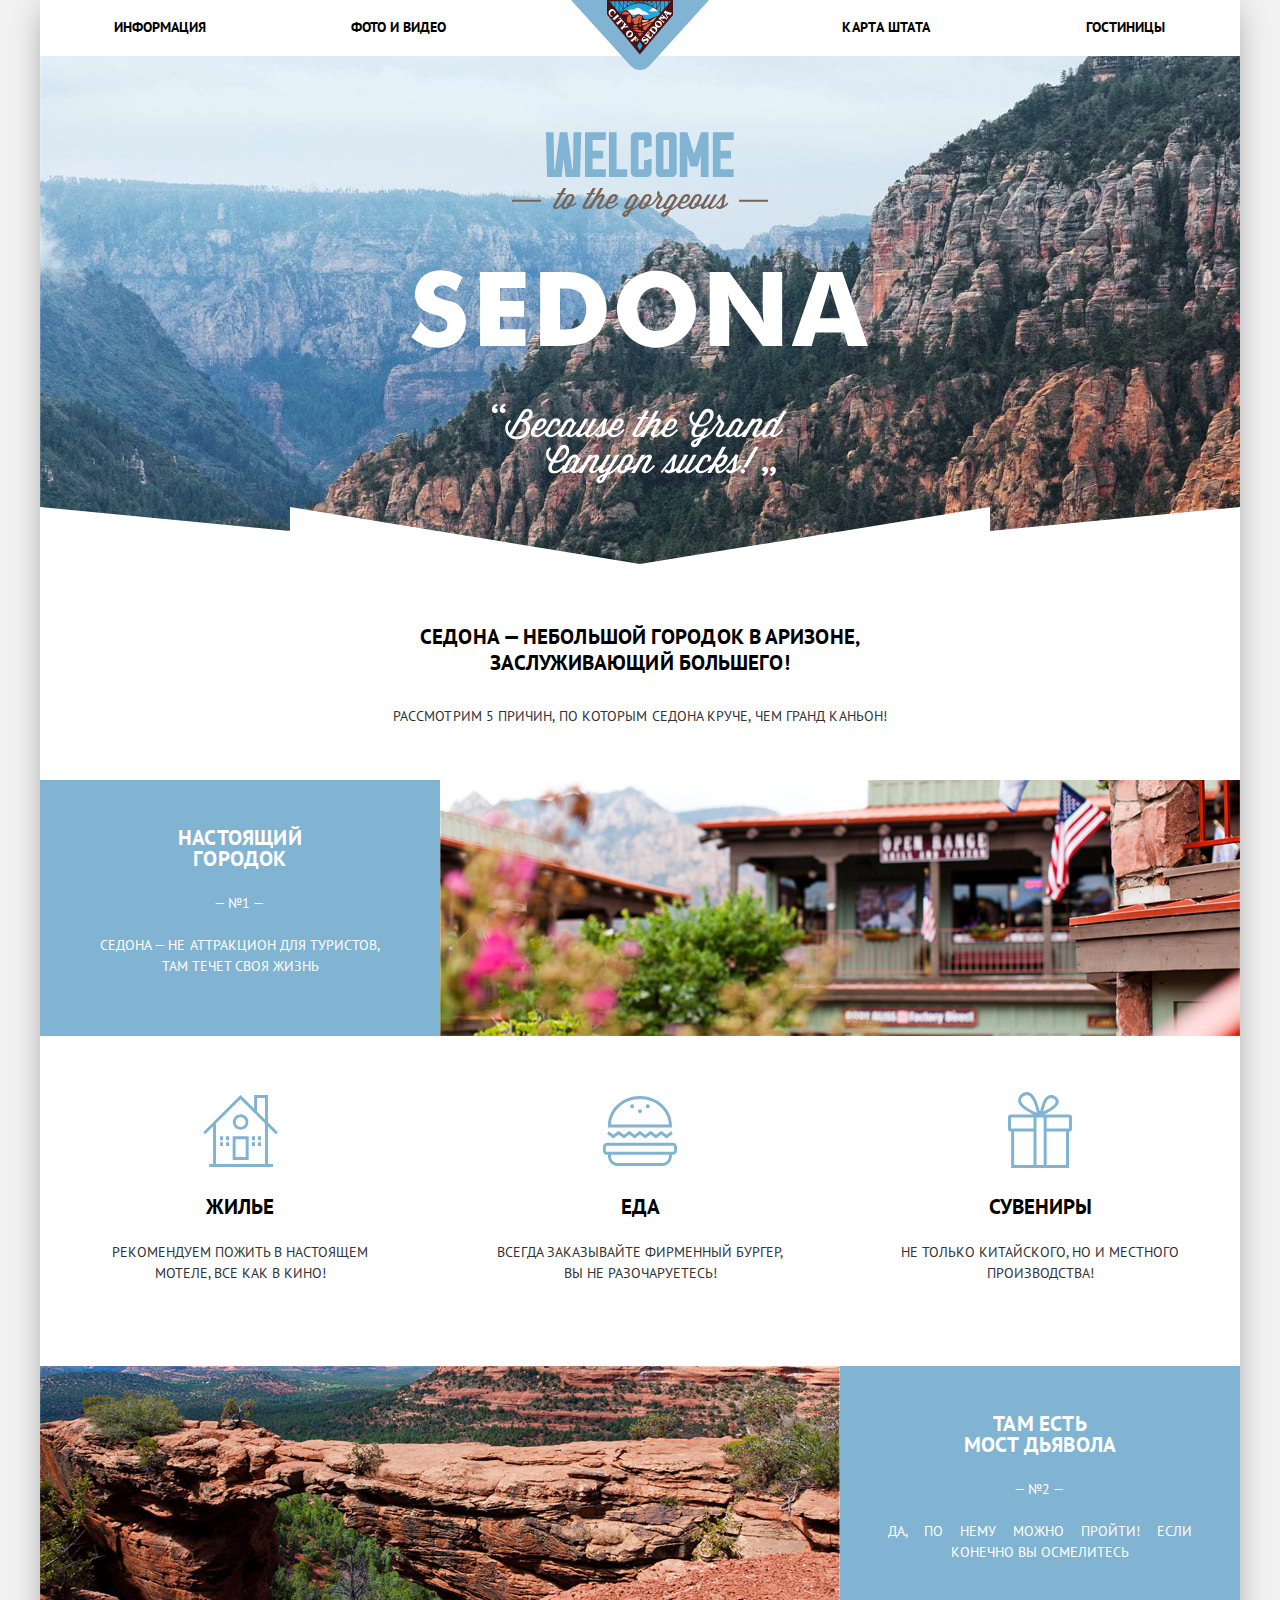
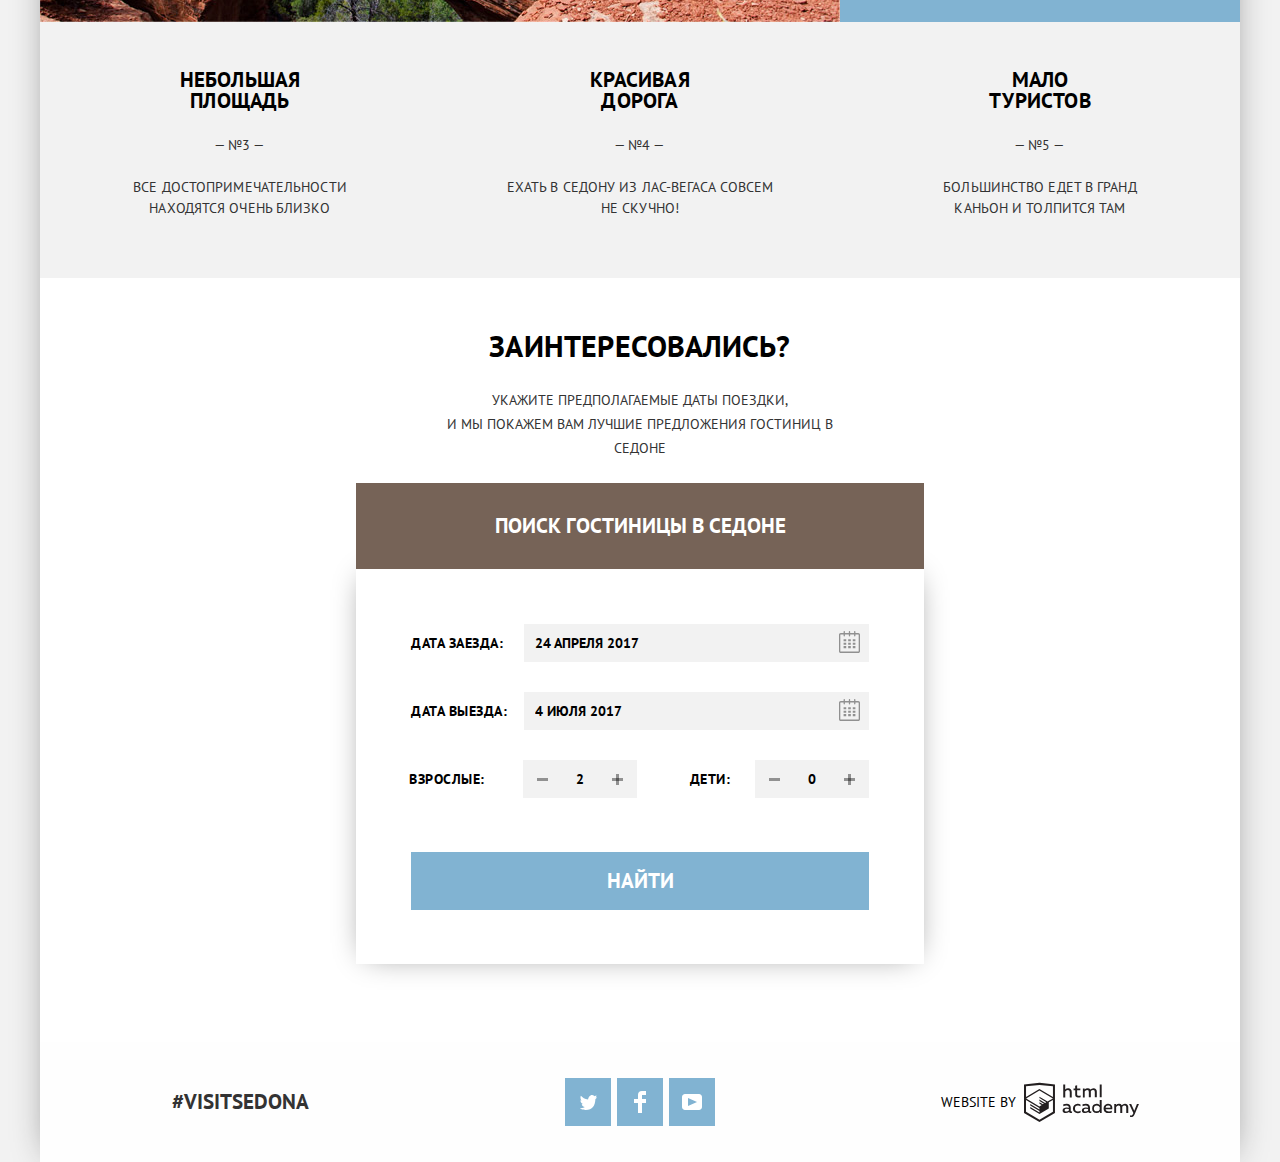
<file: index.html>
<!DOCTYPE html>
<html lang="ru">
  <head>
    <meta charset="utf-8">
    <title>HTML Academy: Седона</title>
    <link href="https://fonts.googleapis.com/css?family=PT+Sans:400,700&amp;subset=latin,cyrillic" rel="stylesheet" type="text/css">
    <link href="css/normalize.min.css" rel="stylesheet">
    <link href="css/stylesheet.min.css" rel="stylesheet">
  </head>
  <body>
    <header class="main-header">
      <nav class="main-navigation">
        <a class="main-header-logo">
          <img src="img/logo.svg" width="138" height="70" alt="Седона">
        </a>
        <ul class="site-navigation">
          <li class="site-navigation-left" ><a  href="index.html">информация</a></li>
          <li class="site-navigation-left"><a  href="media.html">фото и видео</a></li>
          <li class="site-navigation-right"><a  href="state-map.html">карта штата</a></li>
          <li class="site-navigation-right"><a  href="hotels.html">гостиницы</a></li>
        </ul>
      </nav>
    </header>
    <main class="container">
      <div class="container-header">
        <h1>Седона &mdash; небольшой городок в аризоне, заслуживающий большего!</h1>
        <p>Рассмотрим 5 причин, по которым седона круче, чем гранд каньон!</p>
      </div>
      <ol class="reason-list">
        <li class="reason-item reason-city">
          <div class="reason-wrapper">
            <div class="reason-header">
              <h2>Настоящий городок</h2>
              <p>Седона &mdash; не аттракцион для туристов, там течет своя жизнь</p>
            </div>
            <div class="reason-foto">
              <img class="reason-foto-img" src="img/city.jpg" width="800" height="256" alt="Седона">
            </div>
          </div>
          <ul class="reason-details">
            <li class="reason-detail reason-detail-hotels">
              <h3>Жилье</h3>
              <p>Рекомендуем пожить в настоящем мотеле, все как в кино!</p>
            </li>
            <li class="reason-detail reason-detail-food">
              <h3>Еда</h3>
              <p>Всегда заказывайте фирменный бургер, вы не разочаруетесь!</p>
            </li>
            <li class="reason-detail reason-detail-things">
              <h3>Сувениры</h3>
              <p>Не только китайского, но и местного производства!</p>
            </li>
          </ul>
        </li>
        <li class="reason-item reason-sight">
          <div class="reason-wrapper">
            <div class="reason-header">
              <h2>Там есть<br>мост дьявола</h2>
              <p>Да, по нему можно пройти! Если конечно вы осмелитесь</p>
            </div>
            <div class="reason-foto">
              <img class="reason-foto-img" src="img/diablo.jpg" width="800" height="256" alt="Мост Дьявола">
            </div>
          </div>
        </li>
        <li class="reason-item">
          <ul class="reason-minors">
            <li class="reason-minor">
              <h2>Небольшая площадь</h2>
              <p>Все достопримечательности находятся очень близко</p>
            </li>
            <li class="reason-minor">
              <h2>Красивая дорога</h2>
              <p>Ехать в Седону из Лас-Вегаса совсем не скучно!</p>
            </li>
            <li class="reason-minor">
              <h2>Мало туристов</h2>
              <p>Большинство едет в Гранд Каньон и толпится там</p>
            </li>
          </ul>
        </li>
      </ol>
      <section class="interest">
        <div class="interest-wrapper">
          <div class="interest-header">
            <h2>Заинтересовались?</h2>
            <p>Укажите предполагаемые даты поездки,<br> и мы покажем вам лучшие предложения гостиниц в Седоне</p>
          </div>
          <div class="search-form">
            <div class="search-form-wrapper">
              <a href="#search-form" class="search-form-button">Поиск гостиницы в Седоне</a>
            </div>
            <div class="search-modal search-modal-show">
              <form class="search" id="search-form" method="POST" action="https://echo.htmlacademy.ru">
                <div class="search-input-line">
                  <div class="search-input-line-date">
                    <label for="search-date-from">Дата заезда:</label>
                    <input type="text" class="search-date search-date-from" id="search-date-from" name="search-date-from" placeholder="24 апреля 2017">
                  </div>
                  <a class="search-input-line-calendar">
                    <span class="visually-hidden">выбрать дату заезда</span>
                    <svg xmlns="http://www.w3.org/2000/svg" width="21" height="22" viewBox="0 0 21 22">
                      <path d="M19.251 2.025h-2.845V.648c0-.381-.294-.689-.656-.689-.363 0-.656.308-.656.689v1.377h-3.938V.648c0-.381-.294-.689-.655-.689-.363 0-.657.308-.657.689v1.377H5.906V.648c0-.381-.294-.689-.656-.689-.363 0-.657.308-.657.689v1.377H1.75C.784 2.025 0 2.847 0 3.862v16.302C0 21.179.784 22 1.75 22h17.501c.966 0 1.749-.821 1.749-1.836V3.862c0-1.015-.783-1.837-1.749-1.837zm.437 18.139a.448.448 0 0 1-.437.459H1.75a.45.45 0 0 1-.438-.459V3.862a.45.45 0 0 1 .438-.459h2.844v1.378c0 .381.294.689.657.689.362 0 .656-.308.656-.689V3.403h3.938v1.378c0 .381.294.689.657.689.361 0 .655-.308.655-.689V3.403h3.938v1.378c0 .381.293.689.656.689.362 0 .656-.308.656-.689V3.403h2.845c.241 0 .437.206.437.459v16.302z"/>
                      <path d="M4.594 8.225h2.625v2.066H4.594zM4.594 11.668h2.625v2.067H4.594zM4.594 15.112h2.625v2.066H4.594zM9.188 15.112h2.625v2.066H9.188zM9.188 11.668h2.625v2.067H9.188zM9.188 8.225h2.625v2.066H9.188zM13.781 15.112h2.625v2.066h-2.625zM13.781 11.668h2.625v2.067h-2.625zM13.781 8.225h2.625v2.066h-2.625z"/>
                    </svg>
                  </a>
                </div>
                <div class="search-input-line">
                  <div class="search-input-line-date">
                    <label for="search-date-to">Дата выезда:</label>
                    <input type="text" class="search-date" id="search-date-to" name="search-date-to" placeholder="4 июля 2017">
                  </div>
                  <a class="search-input-line-calendar">
                    <span class="visually-hidden">выбрать дату выезда</span>
                    <svg xmlns="http://www.w3.org/2000/svg" width="21" height="22" viewBox="0 0 21 22">
                      <path d="M19.251 2.025h-2.845V.648c0-.381-.294-.689-.656-.689-.363 0-.656.308-.656.689v1.377h-3.938V.648c0-.381-.294-.689-.655-.689-.363 0-.657.308-.657.689v1.377H5.906V.648c0-.381-.294-.689-.656-.689-.363 0-.657.308-.657.689v1.377H1.75C.784 2.025 0 2.847 0 3.862v16.302C0 21.179.784 22 1.75 22h17.501c.966 0 1.749-.821 1.749-1.836V3.862c0-1.015-.783-1.837-1.749-1.837zm.437 18.139a.448.448 0 0 1-.437.459H1.75a.45.45 0 0 1-.438-.459V3.862a.45.45 0 0 1 .438-.459h2.844v1.378c0 .381.294.689.657.689.362 0 .656-.308.656-.689V3.403h3.938v1.378c0 .381.294.689.657.689.361 0 .655-.308.655-.689V3.403h3.938v1.378c0 .381.293.689.656.689.362 0 .656-.308.656-.689V3.403h2.845c.241 0 .437.206.437.459v16.302z"/>
                      <path d="M4.594 8.225h2.625v2.066H4.594zM4.594 11.668h2.625v2.067H4.594zM4.594 15.112h2.625v2.066H4.594zM9.188 15.112h2.625v2.066H9.188zM9.188 11.668h2.625v2.067H9.188zM9.188 8.225h2.625v2.066H9.188zM13.781 15.112h2.625v2.066h-2.625zM13.781 11.668h2.625v2.067h-2.625zM13.781 8.225h2.625v2.066h-2.625z"/>
                    </svg>
                  </a>
                </div>
                <div class="search-input-line">
                  <div class="search-input-line-persons">
                    <label for="search-adults">Взрослые:</label>
                    <button type="button" class="search-input-line-persons-button minus">
                      <span class="visually-hidden">убавить</span>
                    </button>
                    <input type="text" class="search-persons" id="search-adults" name="search-adults" value="2">
                    <button type="button" class="search-input-line-persons-button plus">
                      <span class="visually-hidden">прибавить</span>
                    </button>
                  </div>
                  <div class="search-input-line-persons">
                    <label for="search-kids">Дети:</label>
                    <button type="button" class="search-input-line-persons-button minus">
                      <span class="visually-hidden">убавить</span>
                    </button>
                    <input type="text" class="search-persons" id="search-kids" name="search-kids" value="0">
                    <button type="button" class="search-input-line-persons-button plus">
                      <span class="visually-hidden">прибавить</span>
                    </button>
                  </div>
                </div>
                <button class="search-button button" type="submit">Найти</button>
              </form>
            </div>
            <div class="town-map">
              <img src="img/map.jpg" width="1200" height="592"  alt="карта окрестностей">
              <iframe width="1200" height="592" src="https://www.google.com/maps/embed?pb=!1m14!1m8!1m3!1d1183705.35698225!2d-112.1075079344436!3d34.96776008368084!3m2!1i1024!2i768!4f13.1!3m3!1m2!1s0x872da132f942b00d%3A0x5548c523fa6c8efd!2z0KHQtdC00L7QvdCwLCDQkNGA0LjQt9C-0L3QsCA4NjMzNiwg0KHQqNCQ!5e0!3m2!1sru!2sru!4v1530729968432" style="border:0" allowfullscreen></iframe>
            </div>
          </div>
        </div>
      </section>
    </main>
    <footer class="main-footer">
      <span class="footer-slogan">#VISITSEDONA</span>
      <ul class="footer-socials">
        <li><a class="social-button button-twitter" href="#"><span class="visually-hidden">Twitter</span>
          <svg xmlns="http://www.w3.org/2000/svg" xmlns:xlink="http://www.w3.org/1999/xlink" width="17" height="15" viewBox="0 0 17 15"><path fill="#FFF" d="M10.95.144c1.685-.496 2.984.27 3.577 1.179.673-.231 1.331-.481 2.011-.708a2.345 2.345 0 0 1-.857 1.768c.685.17 1.304-.491 1.304-.491-.169 1-1.006 1.788-1.563 2.024-.231 6.75-3.175 11.217-10.077 11.082h-.446c-.41 0-4.164-.46-4.898-1.887 2.271.196 3.893-.422 4.693-1.177-.96-.3-2.679-.477-2.979-2.95.349.106.564.228 1.19.119C1.705 8.247.374 7.53.448 5.33c.285.328 1.067.536 1.34.472C1.085 5.561-.182 2.442.894.85c1.818 1.854 3.735 3.606 7.152 3.773C8.254 2.33 9.183.793 10.95.144z"/></svg>
        </a></li>
        <li><a class="social-button button-facebook" href="#"><span class="visually-hidden">Facebook</span>
          <svg xmlns="http://www.w3.org/2000/svg" width="12" height="22" viewBox="0 0 12 22"><path fill="#FFF" d="M12 4V0H8a4 4 0 0 0-4 4v4H0v4h4v10h4V12h4V8H8V4h4z"/></svg>
        </a></li>
        <li><a class="social-button button-youtube" href="#"><span class="visually-hidden">Youtube</span>
          <svg xmlns="http://www.w3.org/2000/svg" xmlns:xlink="http://www.w3.org/1999/xlink" width="20" height="16" viewBox="0 0 20 16"><path fill="#FFF" d="M17 0H3C1.35 0 0 1.35 0 3v10c0 1.65 1.35 3 3 3h14c1.65 0 3-1.35 3-3V3c0-1.65-1.35-3-3-3zM6.027 11.998V4.002L15.014 8l-8.987 3.998z"/></svg>
        </a></li>
      </ul>
      <div class="footer-copyright">
        <span>website by</span>
        <a href="https://htmlacademy.ru/intensive/htmlcss">
          <svg id="Layer_1" width="115px" height="41px" data-name="Layer 1" xmlns="http://www.w3.org/2000/svg" viewBox="0 0 108.08 36.85"><title>logo-htmlacademy-small1</title><path d="M44.61,26.88a2,2,0,0,0,.55-0.1v1.33a3.25,3.25,0,0,1-1.18.21,1.67,1.67,0,0,1-1.67-1,4.84,4.84,0,0,1-3.14,1.08c-1.51,0-2.91-.83-2.91-2.55,0-2.13,2-2.79,3.71-2.79a11.08,11.08,0,0,1,2.17.25v-0.3c0-1-.76-1.77-2.19-1.77a7.42,7.42,0,0,0-3,.64v-1.7a10.21,10.21,0,0,1,3.19-.55c2.36,0,3.81,1.12,3.81,3.65v3a0.54,0.54,0,0,0,.49.59h0.17Zm-6.44-1.13A1.35,1.35,0,0,0,39.63,27h0.11a3.39,3.39,0,0,0,2.41-1V24.58a9.72,9.72,0,0,0-1.81-.21c-1,0-2.16.33-2.16,1.38h0Zm12.36-6.11a5,5,0,0,1,2.57.64V22a4.08,4.08,0,0,0-2.3-.7,2.75,2.75,0,1,0,0,5.49,5,5,0,0,0,2.43-.64v1.71a6.27,6.27,0,0,1-2.76.57A4.21,4.21,0,0,1,46,24.51q0-.21,0-0.41a4.32,4.32,0,0,1,4.18-4.46h0.38Zm12.17,7.24a2,2,0,0,0,.55-0.1v1.33a3.25,3.25,0,0,1-1.18.21,1.67,1.67,0,0,1-1.67-1,4.84,4.84,0,0,1-3.14,1.08c-1.51,0-2.91-.83-2.91-2.55,0-2.13,2-2.79,3.71-2.79a11.08,11.08,0,0,1,2.17.25v-0.3c0-1-.76-1.77-2.19-1.77a7.42,7.42,0,0,0-3,.64v-1.7a10.21,10.21,0,0,1,3.19-.55c2.36,0,3.81,1.12,3.81,3.65v3a0.54,0.54,0,0,0,.49.59h0.17Zm-6.44-1.13A1.35,1.35,0,0,0,57.73,27h0.11a3.39,3.39,0,0,0,2.41-1V24.58a9.72,9.72,0,0,0-1.81-.21c-1.06,0-2.16.33-2.16,1.38h0ZM73,16V28.2H71.35V26.88a3.88,3.88,0,0,1-3.19,1.54,4.4,4.4,0,0,1,0-8.78,3.81,3.81,0,0,1,3,1.3V16H73Zm-4.53,5.22a2.76,2.76,0,1,0,0,5.52A2.86,2.86,0,0,0,71.15,25V23A2.91,2.91,0,0,0,68.49,21.27ZM79,19.64c3.31,0,4.46,2.68,3.92,5.09H76.7c0.21,1.5,1.67,2.11,3.19,2.11a6.11,6.11,0,0,0,2.64-.59v1.6a7.14,7.14,0,0,1-3,.57C77,28.42,74.78,27,74.78,24a4.18,4.18,0,0,1,4-4.39H79Zm0.09,1.54a2.28,2.28,0,0,0-2.44,2.1v0.06H81.3A2,2,0,0,0,79.13,21.18Zm5.73,7V19.87h1.65v1a3.81,3.81,0,0,1,2.78-1.27A2.86,2.86,0,0,1,91.89,21a4.12,4.12,0,0,1,2.91-1.33A3.06,3.06,0,0,1,98,23V28.2h-1.9V23.05a1.59,1.59,0,0,0-1.42-1.75H94.42a2.8,2.8,0,0,0-2.07,1.12V28.2h-1.9V23.05A1.59,1.59,0,0,0,89,21.31H88.8a3,3,0,0,0-2.21,1.29v5.63H84.86Zm21.31-8.33h1.9l-3.91,9.46c-0.9,2.17-2.09,2.86-3.35,2.86a4.76,4.76,0,0,1-1.1-.14V30.46a2.86,2.86,0,0,0,.85.12c0.9,0,1.58-.64,2.07-1.9l0.17-.42-4-8.4h2l2.86,6.29ZM38.73,1.46V6.22a3.81,3.81,0,0,1,2.7-1.14,3.25,3.25,0,0,1,3.44,3.4v5.15H43V8.72a1.81,1.81,0,0,0-1.61-2h-0.3a2.93,2.93,0,0,0-2.32,1.39v5.52h-1.9V1.46h1.9ZM49.94,2.31v3h3V6.91h-3v3.81c0,1.1.5,1.46,1.58,1.46a4.49,4.49,0,0,0,1.69-.33v1.6A6.8,6.8,0,0,1,51,13.8a2.55,2.55,0,0,1-2.86-2.74V6.89H46.58V5.26h1.5V2.74Zm5.4,11.31V5.28H57v1A3.81,3.81,0,0,1,59.77,5a2.86,2.86,0,0,1,2.6,1.33A4.12,4.12,0,0,1,65.28,5,3.06,3.06,0,0,1,68.44,8.4v5.21h-1.9V8.46a1.59,1.59,0,0,0-1.42-1.75H64.89a2.8,2.8,0,0,0-2.07,1.12v5.78h-1.9V8.46A1.59,1.59,0,0,0,59.5,6.71H59.27A3,3,0,0,0,57.06,8v5.63H55.34ZM71.17,1.45H73V13.6H71.17V1.45ZM14.71,0H14.55L0,1.54V28.21l14.55,8.66,14.55-8.66V1.54Zm12.5,27.1L14.55,34.64,1.9,27.12V16.18l12.59,7.5V25L5.86,19.9v1.31l8.68,5.21v1.39L5.87,22.65V24l8.68,5.21,8.75-5.24V18.31L27.2,16V27.12Zm0-12.53-3.48,2-1.6,1L14.51,13v1.31L21,18.23H21l-0.14.09-1,.54-5.37-3.2V17l4.24,2.52-1,.67-3.2-1.9v1.31l2.1,1.24L14.5,22.1,2,14.65,14.51,7.11Zm0-1.32L14.49,5.76,1.91,13.25v-10L14.56,1.92,27.21,3.25v10h0Z" transform="translate(0 -0.02)" fill="#231f20"/></svg>
        </a>
      </div>
    </footer>
    <script src="js/popup.min.js"></script>
  </body>
</html>
</file>
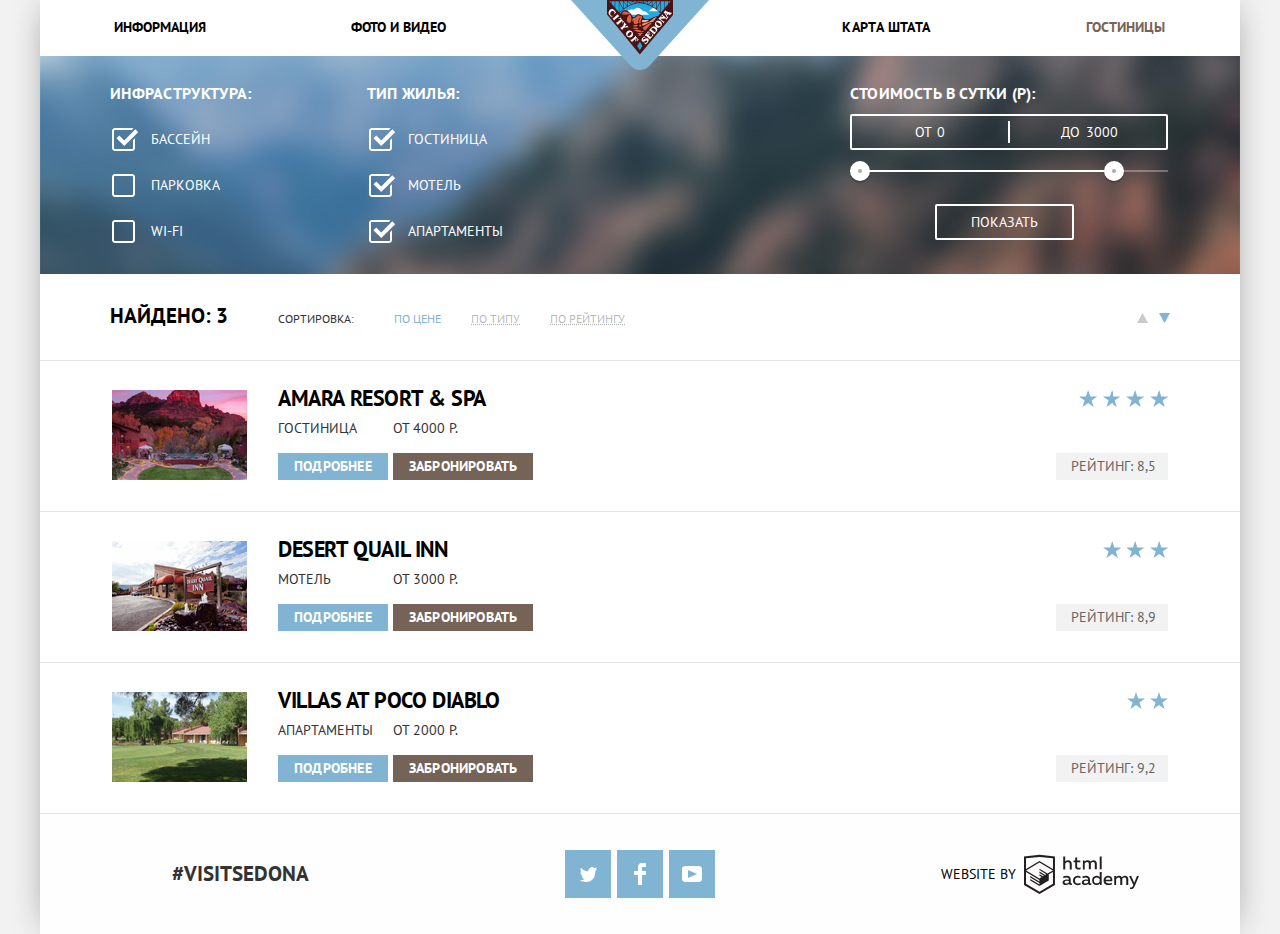
<file: hotels.html>
<!DOCTYPE html>
<html lang="ru">
  <head>
    <meta charset="utf-8">
    <title>HTML Academy: Седона</title>
    <link href="https://fonts.googleapis.com/css?family=PT+Sans:400,700&amp;subset=latin,cyrillic" rel="stylesheet" type="text/css">
    <link href="css/normalize.min.css" rel="stylesheet">
    <link href="css/stylesheet.min.css" rel="stylesheet">
  </head>
  <body class="hotels-body">
    <header class="main-header">
      <nav class="main-navigation">
        <a class="main-header-logo" href="index.html">
          <img src="img/logo.svg" width="138" height="70" alt="Седона">
        </a>
        <ul class="site-navigation">
          <li class="site-navigation-left"><a  href="index.html">информация</a></li>
          <li class="site-navigation-left"><a  href="media.html">фото и видео</a></li>
          <li class="site-navigation-right"><a  href="state-map.html">карта штата</a></li>
          <li class="site-navigation-right site-navigation-active"><a  href="hotels.html">гостиницы</a></li>
        </ul>
      </nav>
    </header>
    <main class="hotels-container">
      <h1 class="visually-hidden">Отели Седоны</h1>
      <section class="filter">
        <h2 class="visually-hidden">Фильтр</h2>
        <form class="filter-form" method="GET" action="https://echo.htmlacademy.ru">
          <fieldset>
            <legend>Инфраструктура:</legend>
            <ul>
              <li class="filter-option">
                <input class="visually-hidden filter-option-checkbox" type="checkbox" id="filter-basin" name="filter-basin" checked>
                <label for="filter-basin">Бассейн</label>
              </li>
              <li class="filter-option">
                <input class="visually-hidden filter-option-checkbox" type="checkbox" id="filter-parking" name="filter-parking">
                <label for="filter-parking">Парковка</label>
              </li>
              <li class="filter-option">
                <input class="visually-hidden filter-option-checkbox" type="checkbox" id="filter-wifi" name="filter-wifi">
                <label for="filter-wifi">Wi-Fi</label>
              </li>
            </ul>
          </fieldset>
          <fieldset>
            <legend>Тип жилья:</legend>
            <ul class="filter-list">
              <li class="filter-option">
                <input class="visually-hidden filter-option-checkbox" type="checkbox" id="filter-hotel" name="filter-hotel" checked>
                <label for="filter-hotel">Гостиница</label>
              </li>
              <li class="filter-option">
                <input class="visually-hidden filter-option-checkbox" type="checkbox" id="filter-motel" name="filter-motel" checked>
                <label for="filter-motel">Мотель</label>
              </li>
              <li class="filter-option">
                <input class="visually-hidden filter-option-checkbox" type="checkbox" id="filter-appartment" name="filter-appartment" checked>
                <label for="filter-appartment">Апартаменты</label>
              </li>
            </ul>
          </fieldset>
          <div class="filter-range">
            <div class="filter-range-title">Стоимость в сутки (р):</div>
            <div class="price-controls">
              <label class="min-price">от <input type="text" name="min-price" placeholder="0"></label>
              <label class="max-price">до <input type="text" name="max-price" placeholder="3000"></label>
            </div>
            <div class="range-controls">
              <div class="scale">
                <div class="bar"></div>
              </div>
              <div class="range-toggle range-toggle-min"></div>
              <div class="range-toggle range-toggle-max"></div>
            </div>
            <button class="btn-transparent" type="submit">Показать</button>
          </div>
        </form>
      </section>
      <section class="sorting">
        <h2 class="visually-hidden">Сортировка</h2>
        <div class="sorting-founded">
          <span>Найдено:</span>
          <span class="sorting-founded-count">3</span>
        </div>
        <div class="sorting-type">
          <span>Сортировка:</span>
          <a class="button selected" href="#">по цене</a>
          <a class="button" href="#">по типу</a>
          <a class="button" href="#">по рейтингу</a>
        </div >
        <div class="sorting-direction">
          <a class="sorting-direction-button" href="#">
            <span class="visually-hidden">сортировка по возрастанию</span>
            <svg xmlns="http://www.w3.org/2000/svg" width="11" height="10" viewBox="0 0 11 10"><path fill="#231F20" d="M5.5 0L0 10h11z"/></svg>
          </a>
          <a class="sorting-direction-button sorting-direction-button-selected" href="#">
            <span class="visually-hidden">сортировка по убыванию</span>
            <svg xmlns="http://www.w3.org/2000/svg" width="11" height="10" viewBox="0 0 11 10"><path fill="#231F20" d="M5.5 10L0 0h11"/></svg>
          </a>
        </div >
      </section>
      <section class="hotels">
        <h2 class="visually-hidden">Список отелей</h2>
        <table>
          <thead class="visually-hidden">
            <tr>
              <td class="hotel-name-header">Наименовани</td>
              <td>Количество звезд</td>
              <td>Тип</td>
              <td>Цена</td>
              <td>Рейтинг</td>
              <td>Картинка</td>
            </tr>
          </thead>
          <tbody>
            <tr>
              <td class="hotel-name">
                <a href="#">Amara Resort &amp; SPA</a>
              </td>
              <td class="hotel-stars stars stars-4">4</td>
              <td class="hotel-type">
                <span>Гостиница</span>
                <a class="button hotel-type-detail-button" href="#">Подробнее</a>
              </td>
              <td class="hotel-price">
                <span>от 4000 р.</span>
                <a class="button hotel-type-booking-button" href="#">Забронировать</a>
              </td>
              <td class="hotel-rating">
                <span>8,5</span>
              </td>
              <td class="hotel-foto">
                <img src="img/amara-resort.jpg" alt="Amara Resort &amp; SPA" width="135" height="90" >
              </td>
            </tr>
            <tr>
              <td class="hotel-name">
                <a href="#">Desert Quail INN</a>
              </td>
              <td class="hotel-stars stars stars-3">3</td>
              <td class="hotel-type">
                <span>Мотель</span>
                <a class="button hotel-type-detail-button" href="#">Подробнее</a>
              </td>
              <td class="hotel-price">
                <span>от 3000 р.</span>
                <a class="button hotel-type-booking-button" href="#">Забронировать</a>
              </td>
              <td class="hotel-rating">
                <span>8,9</span>
              </td>
              <td class="hotel-foto">
                <img src="img/desert-quail.jpg" alt="Desert Quail INN" width="135" height="90" >
              </td>
            </tr>
            <tr>
              <td class="hotel-name">
                <a href="#">Villas at Poco Diablo</a>
              </td>
              <td class="hotel-stars stars stars-2">2</td>
              <td class="hotel-type">
                <span>Апартаменты</span>
                <a class="button hotel-type-detail-button" href="#">Подробнее</a>
              </td>
              <td class="hotel-price">
                <span>от 2000 р.</span>
                <a class="button hotel-type-booking-button" href="#">Забронировать</a>
              </td>
              <td class="hotel-rating">
                <span>9,2</span>
              </td>
              <td class="hotel-foto">
                <img src="img/villas-at-poco.jpg" alt="Villas at Poco Diablo" width="135" height="90" >
              </td>
            </tr>
          </tbody>
        </table>
      </section>
    </main>
    <footer class="main-footer">
      <span class="footer-slogan">#VISITSEDONA</span>
      <ul class="footer-socials">
        <li><a class="social-button button-twitter" href="#"><span class="visually-hidden">Twitter</span>
          <svg xmlns="http://www.w3.org/2000/svg" xmlns:xlink="http://www.w3.org/1999/xlink" width="17" height="15" viewBox="0 0 17 15"><path fill="#FFF" d="M10.95.144c1.685-.496 2.984.27 3.577 1.179.673-.231 1.331-.481 2.011-.708a2.345 2.345 0 0 1-.857 1.768c.685.17 1.304-.491 1.304-.491-.169 1-1.006 1.788-1.563 2.024-.231 6.75-3.175 11.217-10.077 11.082h-.446c-.41 0-4.164-.46-4.898-1.887 2.271.196 3.893-.422 4.693-1.177-.96-.3-2.679-.477-2.979-2.95.349.106.564.228 1.19.119C1.705 8.247.374 7.53.448 5.33c.285.328 1.067.536 1.34.472C1.085 5.561-.182 2.442.894.85c1.818 1.854 3.735 3.606 7.152 3.773C8.254 2.33 9.183.793 10.95.144z"/></svg>
        </a></li>
        <li><a class="social-button button-facebook" href="#"><span class="visually-hidden">Facebook</span>
          <svg xmlns="http://www.w3.org/2000/svg" width="12" height="22" viewBox="0 0 12 22"><path fill="#FFF" d="M12 4V0H8a4 4 0 0 0-4 4v4H0v4h4v10h4V12h4V8H8V4h4z"/></svg>
        </a></li>
        <li><a class="social-button button-youtube" href="#"><span class="visually-hidden">Youtube</span>
          <svg xmlns="http://www.w3.org/2000/svg" xmlns:xlink="http://www.w3.org/1999/xlink" width="20" height="16" viewBox="0 0 20 16"><path fill="#FFF" d="M17 0H3C1.35 0 0 1.35 0 3v10c0 1.65 1.35 3 3 3h14c1.65 0 3-1.35 3-3V3c0-1.65-1.35-3-3-3zM6.027 11.998V4.002L15.014 8l-8.987 3.998z"/></svg>
        </a></li>
      </ul>
      <div class="footer-copyright">
        <span>website by</span>
        <a href="https://htmlacademy.ru/intensive/htmlcss">
          <svg id="Layer_1" width="115px" height="41px" data-name="Layer 1" xmlns="http://www.w3.org/2000/svg" viewBox="0 0 108.08 36.85"><title>logo-htmlacademy-small1</title><path d="M44.61,26.88a2,2,0,0,0,.55-0.1v1.33a3.25,3.25,0,0,1-1.18.21,1.67,1.67,0,0,1-1.67-1,4.84,4.84,0,0,1-3.14,1.08c-1.51,0-2.91-.83-2.91-2.55,0-2.13,2-2.79,3.71-2.79a11.08,11.08,0,0,1,2.17.25v-0.3c0-1-.76-1.77-2.19-1.77a7.42,7.42,0,0,0-3,.64v-1.7a10.21,10.21,0,0,1,3.19-.55c2.36,0,3.81,1.12,3.81,3.65v3a0.54,0.54,0,0,0,.49.59h0.17Zm-6.44-1.13A1.35,1.35,0,0,0,39.63,27h0.11a3.39,3.39,0,0,0,2.41-1V24.58a9.72,9.72,0,0,0-1.81-.21c-1,0-2.16.33-2.16,1.38h0Zm12.36-6.11a5,5,0,0,1,2.57.64V22a4.08,4.08,0,0,0-2.3-.7,2.75,2.75,0,1,0,0,5.49,5,5,0,0,0,2.43-.64v1.71a6.27,6.27,0,0,1-2.76.57A4.21,4.21,0,0,1,46,24.51q0-.21,0-0.41a4.32,4.32,0,0,1,4.18-4.46h0.38Zm12.17,7.24a2,2,0,0,0,.55-0.1v1.33a3.25,3.25,0,0,1-1.18.21,1.67,1.67,0,0,1-1.67-1,4.84,4.84,0,0,1-3.14,1.08c-1.51,0-2.91-.83-2.91-2.55,0-2.13,2-2.79,3.71-2.79a11.08,11.08,0,0,1,2.17.25v-0.3c0-1-.76-1.77-2.19-1.77a7.42,7.42,0,0,0-3,.64v-1.7a10.21,10.21,0,0,1,3.19-.55c2.36,0,3.81,1.12,3.81,3.65v3a0.54,0.54,0,0,0,.49.59h0.17Zm-6.44-1.13A1.35,1.35,0,0,0,57.73,27h0.11a3.39,3.39,0,0,0,2.41-1V24.58a9.72,9.72,0,0,0-1.81-.21c-1.06,0-2.16.33-2.16,1.38h0ZM73,16V28.2H71.35V26.88a3.88,3.88,0,0,1-3.19,1.54,4.4,4.4,0,0,1,0-8.78,3.81,3.81,0,0,1,3,1.3V16H73Zm-4.53,5.22a2.76,2.76,0,1,0,0,5.52A2.86,2.86,0,0,0,71.15,25V23A2.91,2.91,0,0,0,68.49,21.27ZM79,19.64c3.31,0,4.46,2.68,3.92,5.09H76.7c0.21,1.5,1.67,2.11,3.19,2.11a6.11,6.11,0,0,0,2.64-.59v1.6a7.14,7.14,0,0,1-3,.57C77,28.42,74.78,27,74.78,24a4.18,4.18,0,0,1,4-4.39H79Zm0.09,1.54a2.28,2.28,0,0,0-2.44,2.1v0.06H81.3A2,2,0,0,0,79.13,21.18Zm5.73,7V19.87h1.65v1a3.81,3.81,0,0,1,2.78-1.27A2.86,2.86,0,0,1,91.89,21a4.12,4.12,0,0,1,2.91-1.33A3.06,3.06,0,0,1,98,23V28.2h-1.9V23.05a1.59,1.59,0,0,0-1.42-1.75H94.42a2.8,2.8,0,0,0-2.07,1.12V28.2h-1.9V23.05A1.59,1.59,0,0,0,89,21.31H88.8a3,3,0,0,0-2.21,1.29v5.63H84.86Zm21.31-8.33h1.9l-3.91,9.46c-0.9,2.17-2.09,2.86-3.35,2.86a4.76,4.76,0,0,1-1.1-.14V30.46a2.86,2.86,0,0,0,.85.12c0.9,0,1.58-.64,2.07-1.9l0.17-.42-4-8.4h2l2.86,6.29ZM38.73,1.46V6.22a3.81,3.81,0,0,1,2.7-1.14,3.25,3.25,0,0,1,3.44,3.4v5.15H43V8.72a1.81,1.81,0,0,0-1.61-2h-0.3a2.93,2.93,0,0,0-2.32,1.39v5.52h-1.9V1.46h1.9ZM49.94,2.31v3h3V6.91h-3v3.81c0,1.1.5,1.46,1.58,1.46a4.49,4.49,0,0,0,1.69-.33v1.6A6.8,6.8,0,0,1,51,13.8a2.55,2.55,0,0,1-2.86-2.74V6.89H46.58V5.26h1.5V2.74Zm5.4,11.31V5.28H57v1A3.81,3.81,0,0,1,59.77,5a2.86,2.86,0,0,1,2.6,1.33A4.12,4.12,0,0,1,65.28,5,3.06,3.06,0,0,1,68.44,8.4v5.21h-1.9V8.46a1.59,1.59,0,0,0-1.42-1.75H64.89a2.8,2.8,0,0,0-2.07,1.12v5.78h-1.9V8.46A1.59,1.59,0,0,0,59.5,6.71H59.27A3,3,0,0,0,57.06,8v5.63H55.34ZM71.17,1.45H73V13.6H71.17V1.45ZM14.71,0H14.55L0,1.54V28.21l14.55,8.66,14.55-8.66V1.54Zm12.5,27.1L14.55,34.64,1.9,27.12V16.18l12.59,7.5V25L5.86,19.9v1.31l8.68,5.21v1.39L5.87,22.65V24l8.68,5.21,8.75-5.24V18.31L27.2,16V27.12Zm0-12.53-3.48,2-1.6,1L14.51,13v1.31L21,18.23H21l-0.14.09-1,.54-5.37-3.2V17l4.24,2.52-1,.67-3.2-1.9v1.31l2.1,1.24L14.5,22.1,2,14.65,14.51,7.11Zm0-1.32L14.49,5.76,1.91,13.25v-10L14.56,1.92,27.21,3.25v10h0Z" transform="translate(0 -0.02)" fill="#231f20"/></svg>
        </a>
      </div>
    </footer>
  </body>
</html>
</file>
<file: css/stylesheet.min.css>
.button,.container,.site-navigation-left,.site-navigation-right{text-align:center}.footer-copyright a:hover path,.search-input-line-date:active .search-input-line-calendar path{fill:#81b3d2}.btn-transparent,.search button,body{text-transform:uppercase}body{margin:0 auto;padding:0;width:1200px;font-family:"PT Sans",Arial,sans-serif;font-size:14px;line-height:21px;font-weight:400;font-style:normal;font-stretch:normal;letter-spacing:normal;color:#333;background-color:#f2f2f2;box-shadow:0 0 35px -10px gray;counter-reset:resons}.visually-hidden:not(:focus):not(:active),input[type=checkbox].visually-hidden,input[type=radio].visually-hidden{position:absolute;width:1px;height:1px;margin:-1px;border:0;padding:0;white-space:nowrap;clip-path:inset(100%);clip:rect(0 0 0 0);overflow:hidden}img{max-width:100%;height:auto}a{text-decoration:none;color:#000}a:hover{color:#81b3d2}a:active{color:rgba(0,0,0,.3)}.button{font:inherit;color:#fff;vertical-align:middle;background-color:#81b3d2;border:none}.button:hover{background-color:#669ec0}.button:active{color:rgba(255,255,255,.3);background-color:#5496bd}.main-header{background-color:#fff;width:1200px;position:relative}.main-header-logo{position:absolute;width:138px;min-height:70px;top:0;left:0;right:0;margin-left:auto;margin-right:auto}.site-navigation{list-style:none;margin:0;padding:0;display:flex;flex-direction:row;flex-wrap:wrap;width:100%;justify-content:flex-start}.site-navigation li{width:239px;padding-top:14px;padding-bottom:16px;box-sizing:border-box}.site-navigation li:nth-child(4n+3){margin-left:244px}.site-navigation a{display:inline-block;font-weight:700;line-height:26px;margin:0 auto}.container,.hotels-container{display:block}.site-navigation li:nth-child(3) a{letter-spacing:.4px}.site-navigation-active a{color:#766357}.site-navigation-right a{margin-left:10px}.container{background-color:#fff}.container-header{display:flex;flex-direction:column;margin-bottom:39px}.container-header::before{content:"";display:block;width:100%;height:508px;background-color:#3a484e;background-image:url(../img/welcome.svg),url(../img/polygon.svg),url(../img/intro.jpg);background-repeat:no-repeat,no-repeat,no-repeat;background-position:bottom 80px center,bottom,center;background-size:458px 352px,1200px 57px,1200px 508px}.reason-header::before,.reason-minor::before{counter-increment:resons;content:"— №" counter(resons) " —";top:113px;left:174px}.container-header h1{display:block;font-size:21px;line-height:26px;letter-spacing:.1px;color:#000;width:470px;align-self:center;margin-top:60px;margin-bottom:16px;padding:0}.reason-detail,.reason-header,.reason-minor{width:400px;box-sizing:border-box}.reason-list,.reason-wrapper{padding:0;margin:0;display:flex}.container-header p{letter-spacing:.08px}.reason-list{list-style:none;flex-direction:column;background-color:#81b3d2}.reason-item{display:flex;flex-direction:column;z-index:3}.reason-wrapper{flex-direction:row;min-height:256px}.reason-header{display:flex;flex-direction:column;padding-top:30px;position:relative}.reason-header::before{position:absolute;color:#fff}.reason-sight .reason-header{order:2}.reason-header h2{font-size:21px;color:#fff;line-height:21px;letter-spacing:.2px;background-color:#81b3d2;margin-bottom:52px;padding:0 100px}.reason-header p{display:block;color:#fff;text-align:justify;text-align-last:center;padding:0 60px}.reason-detail h3,.reason-minor h2{font-size:21px;color:#000;line-height:21px}.reason-item:nth-child(2) p{padding:0 48px}.reason-foto{min-height:256px;margin:0;padding:0}.reason-foto-img{display:block;height:256px}.reason-details{list-style:none;background-color:#fff;margin:0;padding:0;display:flex;flex-direction:row;flex-wrap:wrap;min-height:330px}.reason-detail{padding:0 55px}.reason-detail h3{background-color:#fff;margin-top:160px;margin-bottom:25px}.reason-detail-hotels{background:url(../img/icon-1.svg) 50% 23% no-repeat #fff}.reason-detail-food{background:url(../img/icon-3.svg) 50% 23% no-repeat #fff}.reason-detail-things{background:url(../img/icon-2.svg) 50% 22% no-repeat #fff}.reason-minors{list-style:none;padding:0;margin:0;display:flex;flex-wrap:wrap;min-height:256px;background-color:#f2f2f2}.reason-minor{padding:30px 60px;position:relative}.reason-minor h2{display:block;padding:0 70px;letter-spacing:.2px;background-color:#f2f2f2;margin-bottom:66px}.reason-minor p{color:#333;letter-spacing:.1px}.reason-minor:last-child p{padding:0 15px}.reason-minor::before{position:absolute}.interest{background-color:#fff;min-height:763px;width:100%;position:relative}.town-map{position:absolute;top:86px;z-index:1}.town-map img{display:block}.town-map iframe{display:none;border:0}.interest-wrapper{display:flex;flex-direction:column;justify-content:space-between}.interest-header{margin:auto;padding:0 350px;min-height:205px;flex-grow:1;z-index:3;background:#fff;position:relative}.interest-header h2{font-family:"PT Sans",Arial,sans-serif;font-size:30px;font-weight:700;color:#000;line-height:36px;letter-spacing:.2px;margin-top:50px;margin-bottom:24px}.interest-header p{padding:0 30px;line-height:24px;letter-spacing:0}.search-form{margin:0 auto;align-self:center;height:559px;width:100%;position:relative}.search-form-button{position:relative;display:block;width:568px;font-size:21px;font-weight:700;line-height:26px;color:#fff;background-color:#766357;margin:auto auto 0;padding:30px 0;z-index:3}.search-form-button:hover{background-color:#604e43;color:#fff}.search-form-button:active{background-color:#503e33;color:rgba(255,255,255,.3)}@keyframes bounce-in{0%{transform:translateY(-568px);z-index:-1}100%{transform:translateY(0);z-index:2}}@keyframes bounce-out{0%{transform:translateY(0)}100%{transform:translateY(-568px);z-index:-1}}@keyframes shake{0%,100%{transform:translateX(0)}10%,30%,50%,70%,90%{transform:translateX(-10px)}20%,40%,60%,80%{transform:translateX(10px)}}.search-modal{position:absolute;display:none;width:568px;min-height:395px;background-color:#fff;box-shadow:0 0 30px -10px gray;z-index:2;left:0;right:0;margin:0 auto}.search-modal-show{display:block;animation:bounce-in 1s}.search-modal-close{display:block;animation:bounce-out 1s;animation-fill-mode:forwards}.search-modal-error{animation:shake .6s}.search label{font-size:14px;color:#000;font-weight:700}.search{display:flex;flex-direction:column;padding:55px 55px 50px;position:relative}.search-input-line{position:relative;display:flex;flex-direction:row;justify-content:space-between;margin-bottom:30px;align-items:center}.search-input-line label{letter-spacing:.5px}.search input[type=text]{font-size:14px;font-weight:700;background-color:#f2f2f2;border:none;box-sizing:border-box;padding:0;height:38px;width:345px;align-self:center}.footer-slogan,.search button{font-size:21px;line-height:26px;font-weight:700}.search-input-line-date{display:flex;justify-content:space-between;align-items:center;width:100%}.search-input-line-calendar{position:absolute;right:9px;top:7px;opacity:.4}.search-input-line-date input[type=text]::placeholder{color:#000}.search-input-line-date:hover .search-input-line-calendar{opacity:1}.search-input-line-date input[type=text]{padding-left:11px;text-transform:uppercase}.search-input-line-persons{position:relative;display:flex;flex-direction:row;justify-content:space-between;align-items:center;margin-top:-8px;margin-left:-2px}.search-input-line-persons:first-child .minus{margin-left:38px}.search-input-line-persons:last-child .minus{margin-left:25px}.search-input-line-persons-button{position:relative;top:-8px;margin:0;padding:0;border:none;width:38px;height:38px;background-color:#f2f2f2;outline:0}.search-input-line-persons-button:focus .search-input-line-persons-button:active{background-color:#f2f2f2}.search-input-line-persons input[type=text]{display:block;width:38px;text-align:center;margin-top:0}.search-input-line-persons .minus::before,.search-input-line-persons .plus::before{top:18px;width:11px;height:3px;background:#000;position:absolute;opacity:.4;content:""}.search-input-line-persons .minus::before{right:13px}.search-input-line-persons .plus::before{right:14px}.search-input-line-persons .plus::after{content:"";position:absolute;right:18px;top:14px;width:3px;height:11px;background-color:#000;opacity:.4}.search-input-line-persons .minus:hover::before,.search-input-line-persons .plus:hover::after,.search-input-line-persons .plus:hover::before{opacity:1}.search-input-line-persons .minus:active::before,.search-input-line-persons .plus:active::after,.search-input-line-persons .plus:active::before{opacity:1;background-color:#81b3d2;outline:0}.search input[type=text]:hover{background-color:#ebebeb}.search input[type=text]:focus{background-color:#fff;outline:0;box-shadow:inset 0 0 0 2px #e5e5e5}.search button{display:block;padding:16px 0;margin-top:16px}.main-footer{position:relative;background-color:rgba(255,255,255,.9);display:flex;justify-content:space-around;align-items:center;padding:36px 0;height:120px;box-sizing:border-box;z-index:3}.main-footer-hotels{top:0}.footer-slogan{flex:0 0 400px;text-align:center}.footer-socials{list-style:none;padding:0;display:flex;justify-content:center;margin:0 auto;flex:0 0 400px;text-align:center}.footer-socials li{margin:0 3px}.social-button{width:46px;height:48px;background-color:#81b3d2;display:flex;align-items:center;justify-content:center}.social-button:hover{background-color:#669ec0}.social-button:active{background-color:#5496bd}.social-button:active svg{opacity:.3}.footer-copyright{color:#000;display:flex;justify-content:center;align-items:center;flex:0 0 400px;text-align:center}.filter,.filter-form legend,.filter-option label{color:#fff;line-height:21px}.footer-copyright a{display:block;margin-top:6px;margin-right:1px}.footer-copyright span{margin-right:8px}.footer-copyright a:active path{fill:#bdbbbc}.filter{font-size:14px;min-height:218px;padding:0 70px;background:url(../img/filter-background.jpg) 50% 50% no-repeat #647483;overflow:hidden}.filter-form{display:flex;flex-direction:row;padding-top:27px}.filter fieldset{padding:0;margin:0 115px 20px 0;border:none}.filter ul{padding:0;margin:0;list-style:none}.filter-form legend{font-size:16px;font-weight:700;letter-spacing:.3px}.filter-option{margin-top:25px;padding-left:41px}.filter-option label{font-size:14px;position:relative;display:block;cursor:pointer;user-select:none}.filter-option-checkbox:focus+label{outline:#fff dashed 1px}.filter-option-checkbox+label::before{content:"";position:absolute;left:-39px;top:-1px;width:27px;height:23px;background-image:url(../img/checkbox-off.svg);background-repeat:no-repeat;background-position:0 0}.filter-option-checkbox:checked+label::before{background-image:url(../img/checkbox-on.svg);background-repeat:no-repeat;background-position:0 0}.filter-option-checkbox:disabled+label::before{opacity:.4}.filter-range{width:318px;margin-left:auto;margin-right:2px}.filter-range-title{margin-bottom:10px;font-weight:600;font-size:16px;line-height:21px;letter-spacing:.2px}.price-controls{position:relative;height:32px;margin-bottom:20px;font-size:0;border:2px solid #fff;border-radius:2px;display:flex}.price-controls::after{content:"";position:absolute;top:50%;left:50%;width:2px;height:22px;background:#fff;transform:translate(-50%,-50%)}.price-controls label{display:block;font-size:14px;line-height:21px;text-align:center;cursor:pointer}.price-controls .max-price,.price-controls .min-price{width:90px;padding-left:55px;padding-top:5px}.price-controls .max-price{margin-left:2px}.price-controls input{width:50px;margin:0;color:inherit;font:inherit;background:0 0;border:none}.price-controls input::placeholder{color:#fff}.range-controls{position:relative;margin-bottom:32px}.range-controls .scale{height:2px;background:rgba(255,255,255,.3)}.range-controls .bar{width:80%;height:2px;background:#fff}.range-toggle{position:absolute;top:-9px;width:4px;height:4px;background:#ababab;border:8px solid #fff;border-radius:50%;box-shadow:0 2px 1px 0 rgba(0,1,1,.2);cursor:pointer}.range-toggle:hover{box-shadow:0 0 0 1px #fff,0 2px 1px 5px rgba(0,1,1,.2)}.range-toggle-min{left:0}.range-toggle-max{left:80%}.btn-transparent{display:block;margin-left:85px;padding:6px 34px;font-size:14px;line-height:20px;color:#fff;background:0 0;border:2px solid #fff;border-radius:2px;cursor:pointer}.btn-transparent:hover{background-color:#fff;color:#000}.filter-button{background-color:rgba(0,0,0,0);border:2px solid #fff}.hotels tr,.sorting{background:#fff;border-bottom:1px solid #e5e5e5}.filter-button:hover{background-color:#fff;color:#000}.sorting{font-size:12px;display:flex;flex-direction:row;align-items:baseline;padding:31px 70px}.sorting .sorting-founded{font-size:21px;font-weight:700;color:#000}.sorting-type{position:inherit;margin-left:50px;display:flex}.sorting-type span{margin-right:40px}.sorting-type a{display:block;font-size:12px;color:rgba(0,0,0,.3);background:#fff;text-decoration-line:underline;text-decoration-style:dotted;margin-right:30px}.sorting-type .selected{color:#81b3d2;text-decoration:none}.sorting-type a:hover{color:#81b3d2;background:#fff}.sorting-type a:active{color:#000;background:#fff;text-decoration:none}.sorting-direction{margin-left:auto}.sorting-direction a{display:inline-block;margin-left:8px}.sorting-direction-button path{fill:#cacaca}.sorting-direction-button:hover path{fill:#000}.sorting-direction-button-selected path,.sorting-direction-button:active path{fill:#81b3d2}.hotels{background:#fff}.hotels table{width:100%;border-collapse:collapse}.hotels tr{display:flex;flex-wrap:wrap;flex-direction:row;align-content:flex-start;min-height:151px;padding:29px 72px;box-sizing:border-box;margin:0}.hotels td{display:block}.hotels a{font-size:14px;line-height:21px;font-weight:700;padding:3px 16px}.hotel-foto{order:-1;height:26px;width:135px;overflow:visible;margin:0;padding:0}.hotel-name{min-width:62%;max-width:69%;margin:-6px auto 4px 30px}.hotel-name a{font-size:22px;font-weight:700;color:#000;letter-spacing:-.4px;line-height:27px;padding:0}.hotel-name a:hover{color:#81b3d2}.hotel-name a:active{color:rgba(0,0,0,.3)}.hotel-stars{max-width:120px;margin-left:50px;font-size:0}.stars{display:inline-block;width:18px;height:16px;background-image:url(../img/star.svg);background-repeat:space}.stars-2{width:39px}.stars-3{width:63px}.stars-4{width:87px}.stars-5{width:111px}.hotel-price,.hotel-type{font-size:14px;font-weight:400;color:#333}.hotel-type{margin-left:165px;margin-right:3px}.hotel-price a,.hotel-type a{display:block;margin-top:14px;letter-spacing:.2px}.hotel-rating{position:relative;top:36px;margin-left:auto;padding:3px 12px 3px 15px;background-color:#f2f2f2;height:21px}.hotel-rating span{font-size:14px;font-weight:400;color:#666;line-height:21px;letter-spacing:0}.hotel-rating span::before{content:"Рейтинг: "}.hotel-type-detail-button{color:#fff;background-color:#81b3d2}.hotel-type-detail-button:hover{background-color:#669ec0}.hotel-type-detail-button:active{color:rgba(255,255,255,.3);background-color:#5496bd}.hotel-type-booking-button{color:#fff;background-color:#766357}.hotel-type-booking-button:hover{background-color:#604e43}.hotel-type-booking-button:active{color:rgba(255,255,255,.3);background-color:#503e33}.button:focus,.filter-button:focus,.search-form-button:focus,.search-input-line-persons-button:focus,.social-button:focus,.sorting-direction-button:focus svg{outline:#81b3d2 dashed 1px}
</file>
